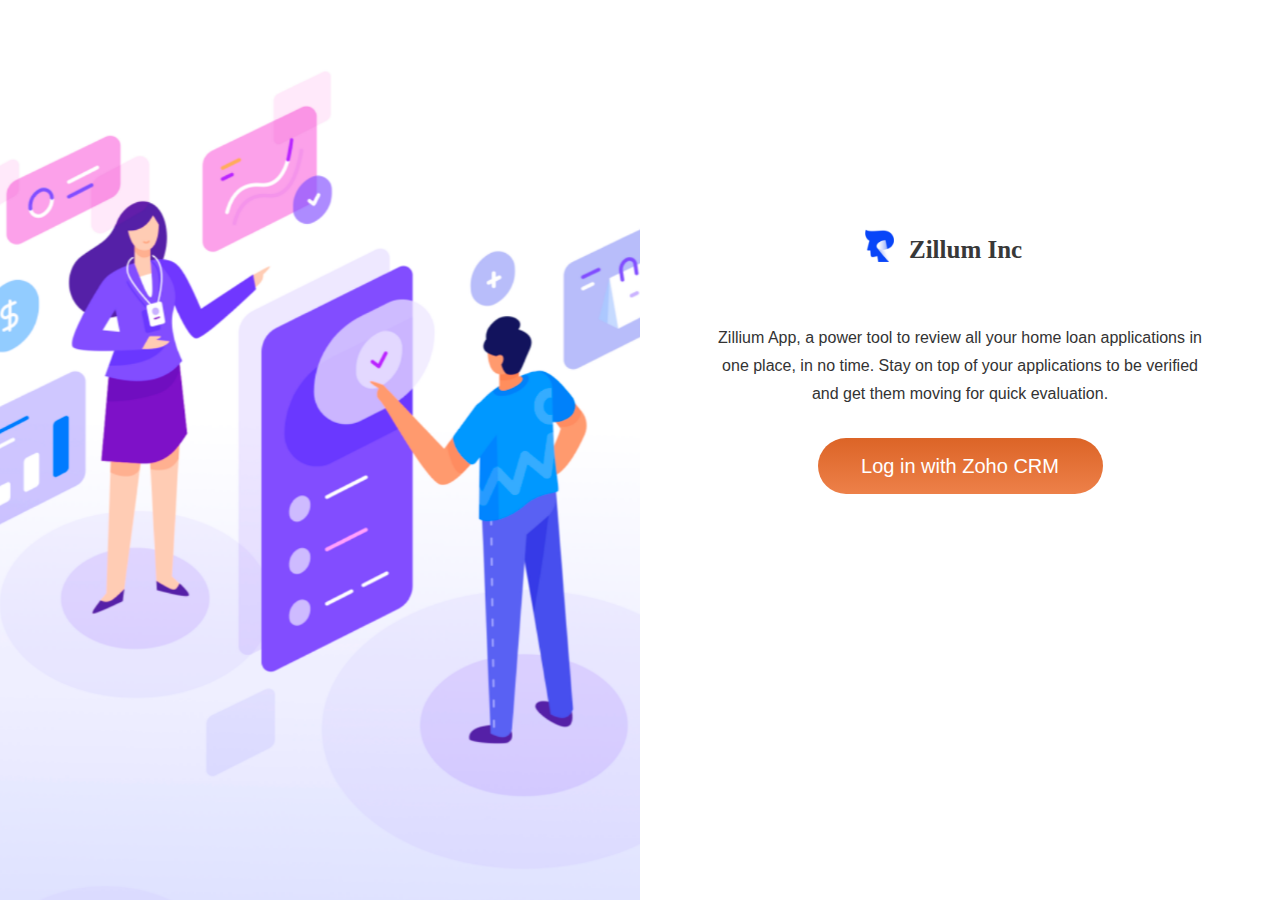
<file: index.html>
<!DOCTYPE html>
<html>
<head>
<meta charset="UTF-8">
<link rel="stylesheet" type="text/css" href="./css/frontpage.css">
<script  src="https://code.jquery.com/jquery-3.3.1.min.js" ></script>
<script type="text/javascript" src="./js/loanprocess.js"></script>
<script src="./js/zcrmsdk.js" ></script>
<style type="text/css">
	body{
		height: 100%;
		width: 100%;
	}
</style>
</head>
<body style="display: none;" id='mainbody'>
	<div id='leftbody'>
		&nbsp;
	</div>
	<div id='rightbody'>
		<div id='maincontent'>
			<div id="company">
				<div id='logoline'>
					<div id='justlogo' ><img src="./images/zillumicon.png" id='logo' /> </div>
					<div id='logotext' class='mt10'>Zillum Inc</div>
				</div>
				<div id='companydesc'>
					Zillium App, a power tool to review all  your home loan applications in one place, in no time. Stay on top of your applications to be verified and get them moving for quick evaluation.
				</div>
			</div>
			<button id='loginbtn' onclick="getName();">Log in with Zoho CRM</button>
		</div>
	</div>
	
</body>
<script type="text/javascript">
	checkLogin(false);
	document.getElementById("leftbody").style.height=window.innerHeight+"px";
	document.getElementById("rightbody").style.height=window.innerHeight+"px";
	document.getElementById("leftbody").style.width=(window.innerWidth/2)+"px";
	document.getElementById("rightbody").style.width=(window.innerWidth/2)+"px";
	document.getElementsByTagName("body")[0].style.display="block";
</script>
</html>
</file>
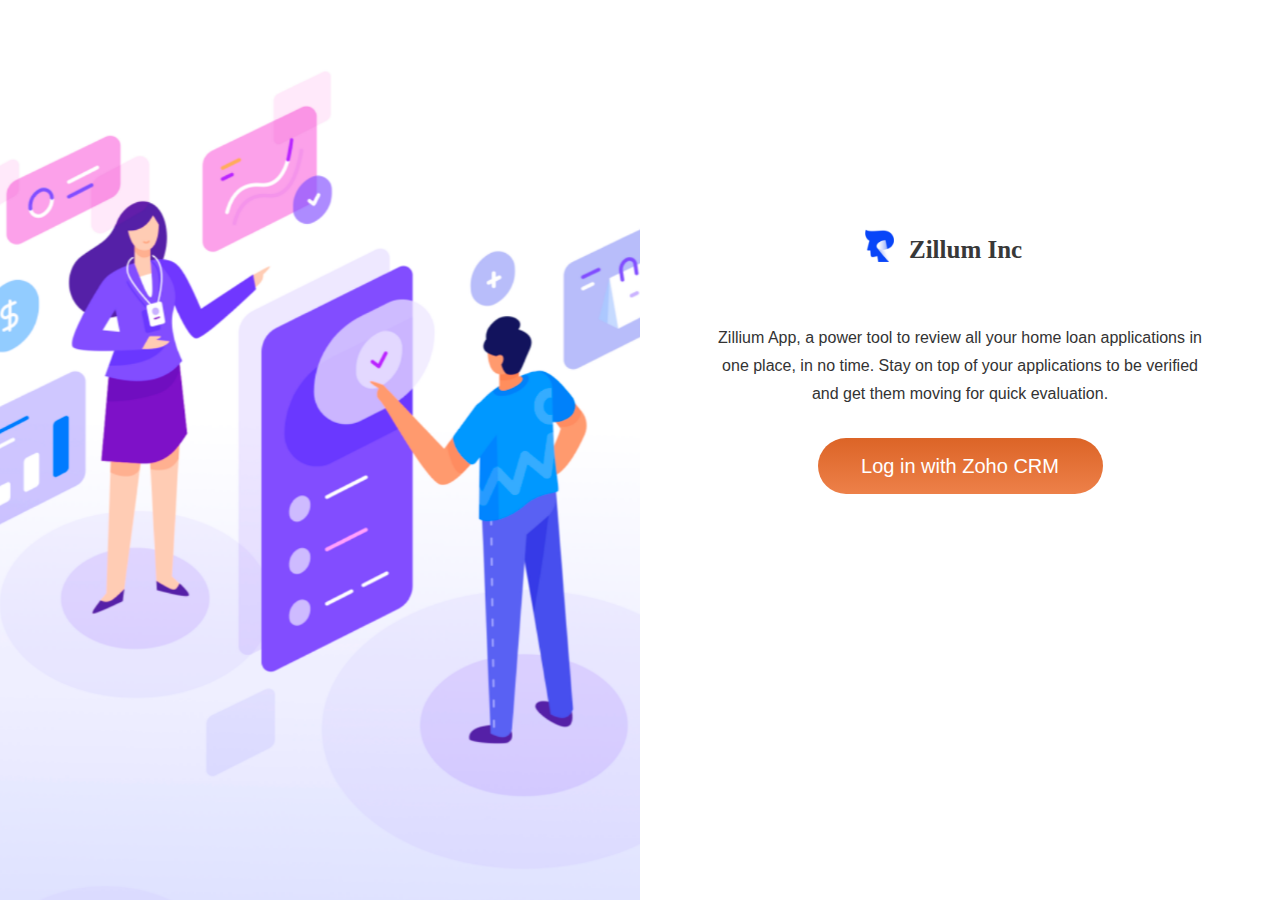
<file: approve.html>
<!DOCTYPE html>
<html>
<head>
<meta charset="UTF-8">
<link rel="stylesheet" href="https://stackpath.bootstrapcdn.com/bootstrap/4.3.1/css/bootstrap.min.css" integrity="sha384-ggOyR0iXCbMQv3Xipma34MD+dH/1fQ784/j6cY/iJTQUOhcWr7x9JvoRxT2MZw1T" crossorigin="anonymous">
<link rel="stylesheet" type="text/css" href="./css/style.css">
<script src="https://code.jquery.com/jquery-3.3.1.slim.min.js" integrity="sha384-q8i/X+965DzO0rT7abK41JStQIAqVgRVzpbzo5smXKp4YfRvH+8abtTE1Pi6jizo" crossorigin="anonymous"></script>
<script src="https://cdnjs.cloudflare.com/ajax/libs/popper.js/1.14.7/umd/popper.min.js" integrity="sha384-UO2eT0CpHqdSJQ6hJty5KVphtPhzWj9WO1clHTMGa3JDZwrnQq4sF86dIHNDz0W1" crossorigin="anonymous"></script>
<script src="https://stackpath.bootstrapcdn.com/bootstrap/4.3.1/js/bootstrap.min.js" integrity="sha384-JjSmVgyd0p3pXB1rRibZUAYoIIy6OrQ6VrjIEaFf/nJGzIxFDsf4x0xIM+B07jRM" crossorigin="anonymous"></script>
<script  src="https://code.jquery.com/jquery-3.3.1.min.js" ></script>
<script type="text/javascript" src="./js/loanprocess.js"></script>
<script src="./js/zcrmsdk.js" ></script>
</head>
<body style="display: none;">
	<div id='maincontainer'>
		<div class="container">
			<div class='row' id='toprow'>
				<div class="col-3 mt11">
					<img src="./images/zillumicon.png" id='logo2'>
					<span id='logotext2'>Zillum Inc</span>
				</div>
				<div class="col-5">&nbsp;</div>
				<div class="col-4 mt14" id='topname'>
					
				</div>
			</div>
		</div>
		<div class="container" id='appleaddata'>
			<div class="row firstrow">
				<div class='col-1'>
					<!-- Icon made by Freepik from www.flaticon.com -->
					<img src="./images/leftarrow.png" class='leftarrow' />
				</div>
				<div class='col-8'>
					<div class='nameholder'>
						<div class='applicantname'>
							Applicant Name
						</div>
						<div class='realname'>
							
						</div>
					</div>
				</div>
				<div class='col-3'>
					<div class='approvalholder'>
						<!-- <div>Icons made by <a href="https://www.flaticon.com/authors/smashicons" title="Smashicons">Smashicons</a> from <a href="https://www.flaticon.com/"         title="Flaticon">www.flaticon.com</a></div> -->
						<img src='./images/locked.png' class='lockicon' />&nbsp;
						<div class='waiting'>Waiting for your approval</div>
					</div>
				</div>
			</div>
		</div>

		<div class="container" id='leaddata2'>
			<div class='row rowheading'>Applicant Details</div>
			<div class='row rowvalue'><span class='fieldname'>Phone</span><span class='fieldvalue' id='rowphone'></span></div>
			<div class='row rowvalue'><span class='fieldname'>Email</span><span class='fieldvalue' id='rowemail'></span></div>
			<div class='row rowvalue'><span class='fieldname'>Street</span><span class='fieldvalue' id='rowstreet'></span></div>
			<div class='row rowvalue'><span class='fieldname'>Region</span><span class='fieldvalue' id='rowregion'></span></div>
		</div>

		<div class="container" id='leaddata3'>
			<div class='row rowheading'>Verification Documents</div>
			<div class='row rowvalue'>
				<span class='fieldname2'>SSN</span>
				<span class='fieldvalue' id='rowssn'>
					<div class="upload-btn-wrapper">
					  <button class="btn">Click here to attach</button>
					  <input type="file" name="myfilessn" id='myfilessn' />
					</div>
				</span>
				<span class='filename fieldvalue' id='filenamessn'></span>
				<span class='spanchk'><input type='checkbox' class='checkbox' id='checkboxssn' /></span>
			</div>
			<div class='row rowvalue'>
				<span class='fieldname2'>Passport</span>
				<span class='fieldvalue' id='rowpassport'>
					<div class="upload-btn-wrapper">
					  <button class="btn">Click here to attach</button>
					  <input type="file" name="myfileppt" id='myfileppt' />
					</div>
				</span>
				<span class='filename fieldvalue' id='filenameppt'></span>
				<span class='spanchk'><input type='checkbox' class='checkbox' id='checkboxppt' /></span>
			</div>
			<div class='row rowvalue'>
				<span class='fieldname2'>Address</span>
				<span class='fieldvalue' id='rowaddress'>
					<div class="upload-btn-wrapper">
					  <button class="btn">Click here to attach</button>
					  <input type="file" name="myfileadd" id='myfileadd' />
					</div>
				</span>
				<span class='filename fieldvalue' id='filenameadd'></span>
				<span class='spanchk'><input type='checkbox' class='checkbox' id='checkboxadd' /></span>
			</div>
		</div>

		<div class="container" id='buttonarea'>
			<button class='rejectbtn' >Reject</button>
			<button class='approvebtn'  >Approve</button>
		</div>

		<div class="container copyright">
			<div class="row">
				<div class='col-12'>&copy; 2019, Zillum Inc. All Rights Reserved.</div>
			</div>
		</div>
	</div>
	<div id='overlay' style='display: none;'></div>
	<div class="cssload-loader" style="display: none;">Approving ...</div>
	<div class="application_approved" style="display: none;">Applicaton Approved</div>
	<div class="application_rejected" style="display: none;">Applicaton Rejected</div>

</body>
<script type="text/javascript">
	checkLogin(true);
	populateIndividualData();
	loadTopBar();
	$("input[type='file']").change(function(){ 
		var uploadedname = this.files[0].name;
		var filename = $(this).attr('name')
		filename = filename.replace('myfile', 'filename')
		var finalname = uploadedname;
		if(finalname.length > 30)
			finalname = finalname.substring(0,22)+" ... "+finalname.substring(finalname.length-6, finalname.length);
		$("#"+filename).html(finalname);
	});
	document.getElementsByTagName("body")[0].style.display="block";
</script>
</html>
</file>
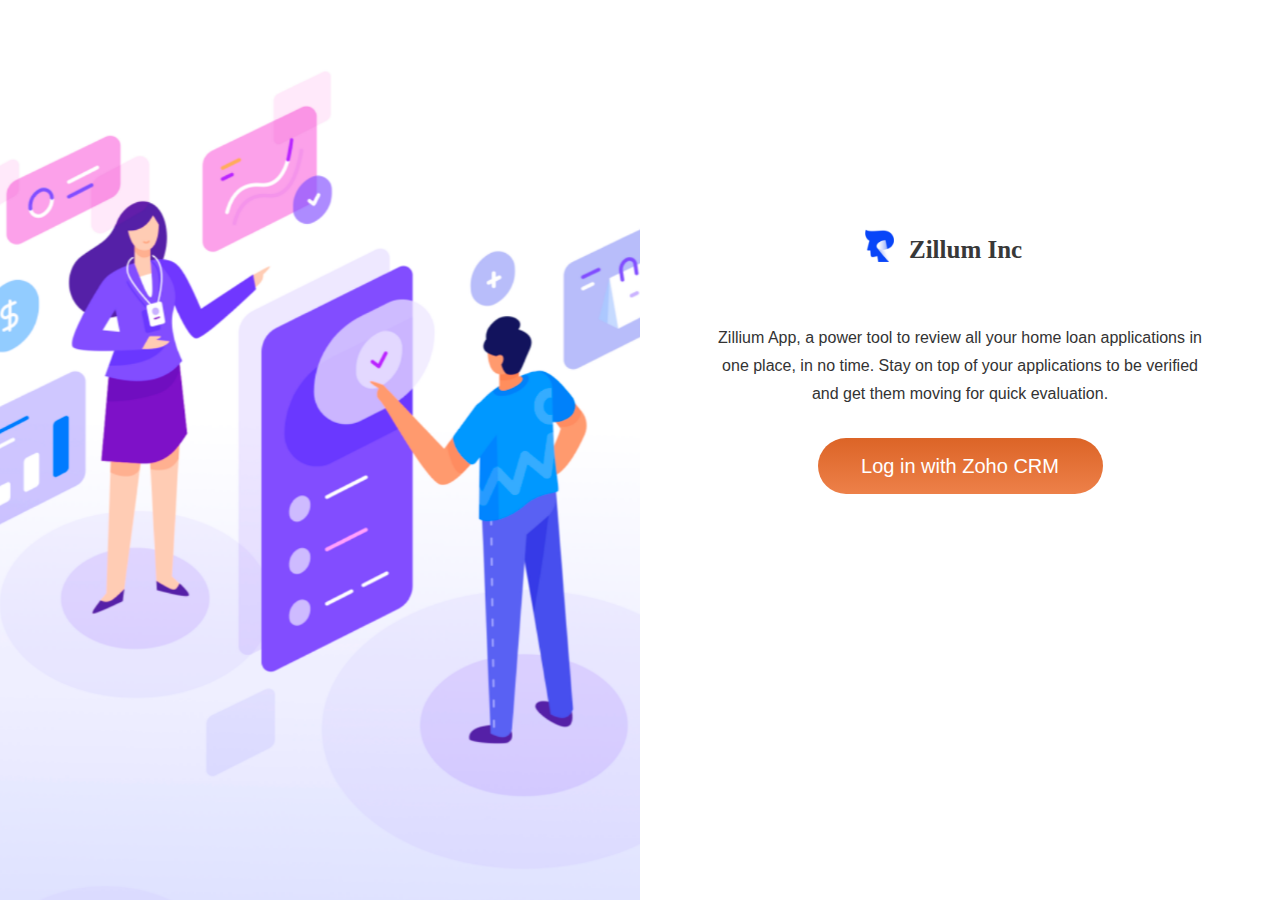
<file: approve2.html>
<!DOCTYPE html>
<html>
<head>
<meta charset="UTF-8">
<link rel="stylesheet" href="https://stackpath.bootstrapcdn.com/bootstrap/4.3.1/css/bootstrap.min.css" integrity="sha384-ggOyR0iXCbMQv3Xipma34MD+dH/1fQ784/j6cY/iJTQUOhcWr7x9JvoRxT2MZw1T" crossorigin="anonymous">
<link rel="stylesheet" type="text/css" href="./css/style2.css">
<script src="https://code.jquery.com/jquery-3.3.1.slim.min.js" integrity="sha384-q8i/X+965DzO0rT7abK41JStQIAqVgRVzpbzo5smXKp4YfRvH+8abtTE1Pi6jizo" crossorigin="anonymous"></script>
<script src="https://cdnjs.cloudflare.com/ajax/libs/popper.js/1.14.7/umd/popper.min.js" integrity="sha384-UO2eT0CpHqdSJQ6hJty5KVphtPhzWj9WO1clHTMGa3JDZwrnQq4sF86dIHNDz0W1" crossorigin="anonymous"></script>
<script src="https://stackpath.bootstrapcdn.com/bootstrap/4.3.1/js/bootstrap.min.js" integrity="sha384-JjSmVgyd0p3pXB1rRibZUAYoIIy6OrQ6VrjIEaFf/nJGzIxFDsf4x0xIM+B07jRM" crossorigin="anonymous"></script>
<script  src="https://code.jquery.com/jquery-3.3.1.min.js" ></script>
<script type="text/javascript" src="./js/loanprocess.js"></script>
<script src="./js/zcrmsdk.js" ></script>
</head>
		<div class="topcontainer">
			<div class='row newbar' id='toprow'>
				<div class="col-3 mt11">
					<div id='logocontainer'>
						<div id='logoimg' ><img src="./images/zillumicon.png" id='logo2' />&nbsp;&nbsp;&nbsp;</div>
						<div id='logotext2'>Zillum Inc</div>
					</div>
				</div>
				<div class="col-5">&nbsp;</div>
				<div class="col-4 mt14" id='topname'>
					
				</div>
			</div>
		</div>
	<div id='maincontainer'>
		<div class="container" id='appleaddata'>
			<div class="row firstrow">
				<div class='col-1'>
					<!-- Icon made by Freepik from www.flaticon.com -->
					<img src="./images/leftarrow.png" class='leftarrow' />
				</div>
				<div class='col-7'>
					<div class='nameholder'>
						<div class='applicantname'>
							Applicant Name
						</div>
						<div class='realname'>
							
						</div>
					</div>
				</div>
				<div class='col-4'>
					<div class='approvalholder'>
						<!-- <div>Icons made by <a href="https://www.flaticon.com/authors/smashicons" title="Smashicons">Smashicons</a> from <a href="https://www.flaticon.com/"         title="Flaticon">www.flaticon.com</a></div> -->
						<img src='./images/locked.png' class='lockicon' />&nbsp;
						<div class='waiting'>Waiting for your approval</div>
					</div>
				</div>
			</div>
		</div>

		<div class="container" id='leaddata2'>
			<div class='row rowheading'>Applicant Details</div>
			<div class='row rowvalue'><span class='fieldname'>Phone</span><span class='fieldvalue' id='rowphone'></span></div>
			<div class='row rowvalue'><span class='fieldname'>Email</span><span class='fieldvalue' id='rowemail'></span></div>
			<div class='row rowvalue'><span class='fieldname'>Street</span><span class='fieldvalue' id='rowstreet'></span></div>
			<div class='row rowvalue'><span class='fieldname'>Region</span><span class='fieldvalue' id='rowregion'></span></div>
		</div>

		<div class="container" id='leaddata3'>
			<div class='row rowheading'>Verification Documents</div>
			<div class='row rowvalue'>
				<span class='fieldname2'>SSN</span>
				<span class='fieldvalue' id='rowssn'>
					<div class="upload-btn-wrapper">
					  <button class="btn">Click here to attach</button>
					  <input type="file" name="myfilessn" id='myfilessn' />
					</div>
				</span>
				<span class='filename fieldvalue' id='filenamessn'></span>
				<span class='spanchk'><input type='checkbox' class='checkbox' id='checkboxssn' /></span>
			</div>
			<div class='row rowvalue'>
				<span class='fieldname2'>Passport</span>
				<span class='fieldvalue' id='rowpassport'>
					<div class="upload-btn-wrapper">
					  <button class="btn">Click here to attach</button>
					  <input type="file" name="myfileppt" id='myfileppt' />
					</div>
				</span>
				<span class='filename fieldvalue' id='filenameppt'></span>
				<span class='spanchk'><input type='checkbox' class='checkbox' id='checkboxppt' /></span>
			</div>
			<div class='row rowvalue'>
				<span class='fieldname2'>Address</span>
				<span class='fieldvalue' id='rowaddress'>
					<div class="upload-btn-wrapper">
					  <button class="btn">Click here to attach</button>
					  <input type="file" name="myfileadd" id='myfileadd' />
					</div>
				</span>
				<span class='filename fieldvalue' id='filenameadd'></span>
				<span class='spanchk'><input type='checkbox' class='checkbox' id='checkboxadd' /></span>
			</div>
		</div>

		<div class="container" id='buttonarea'>
			<button class='rejectbtn' >Reject</button>
			<button class='approvebtn'  >Approve</button>
		</div>

		<div class="container copyright">
			<div class="row">
				<div class='col-12'>&copy; 2019, Zillum Inc. All Rights Reserved.</div>
			</div>
		</div>
	</div>
	<div id='overlay' style='display: none;'></div>
	<div class="cssload-loader" style="display: none;">Approving ...</div>
	<div class="application_approved" style="display: none;">Applicaton Approved</div>
	<div class="application_rejected" style="display: none;">Applicaton Rejected</div>

</body>
<script type="text/javascript">
	checkLogin(true);
	populateIndividualData();
	loadTopBar();
	$("input[type='file']").change(function(){ 
		var uploadedname = this.files[0].name;
		var filename = $(this).attr('name')
		filename = filename.replace('myfile', 'filename')
		var finalname = uploadedname;
		if(finalname.length > 30)
			finalname = finalname.substring(0,22)+" ... "+finalname.substring(finalname.length-6, finalname.length);
		$("#"+filename).html(finalname);
	});
	document.getElementsByTagName("body")[0].style.display="block";
</script>
</html>
</file>
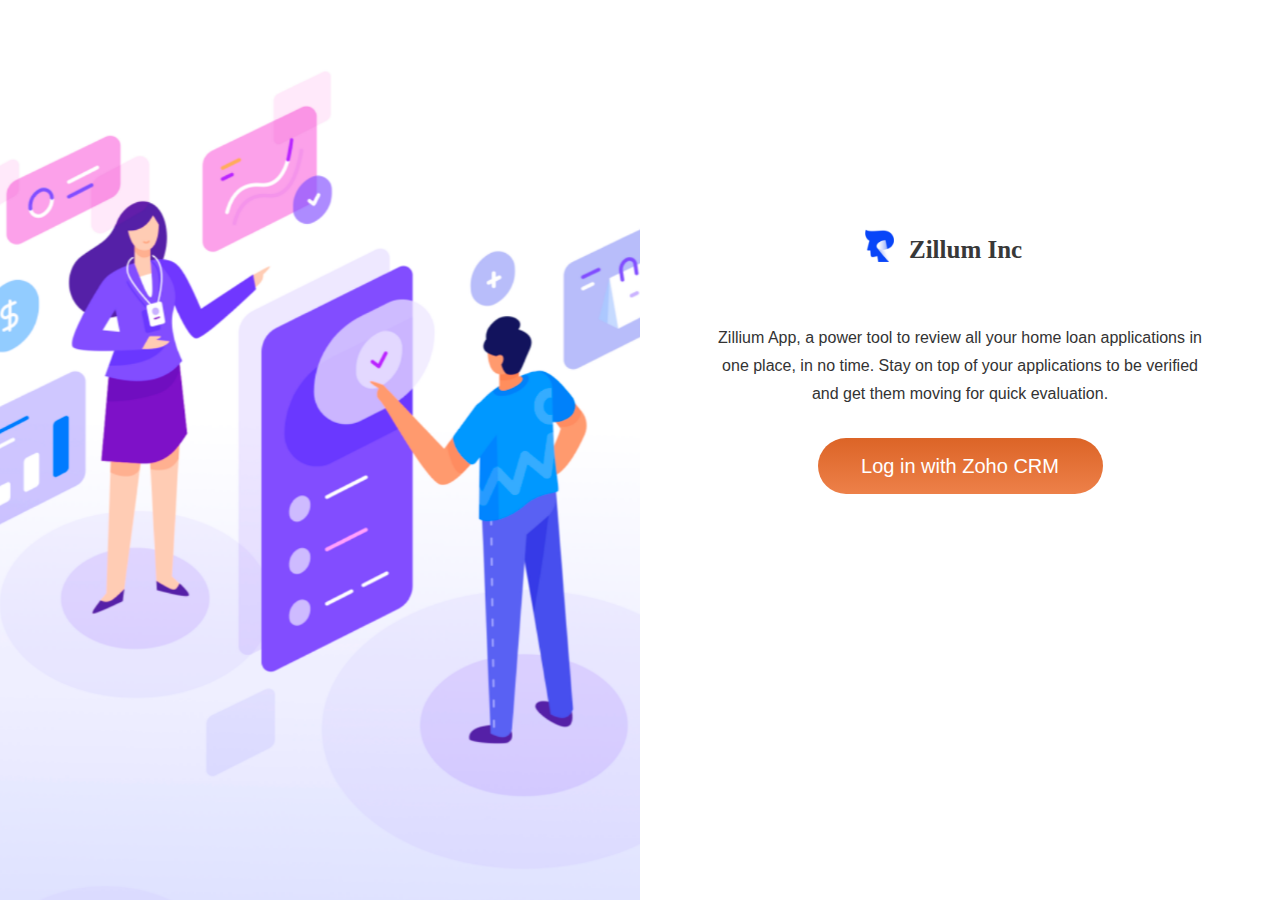
<file: home.html>
<!DOCTYPE html>
<html>
<head>
<meta charset="UTF-8">
<link rel="stylesheet" href="https://stackpath.bootstrapcdn.com/bootstrap/4.3.1/css/bootstrap.min.css" integrity="sha384-ggOyR0iXCbMQv3Xipma34MD+dH/1fQ784/j6cY/iJTQUOhcWr7x9JvoRxT2MZw1T" crossorigin="anonymous">
<link rel="stylesheet" type="text/css" href="./css/style.css">
<script src="https://code.jquery.com/jquery-3.3.1.slim.min.js" integrity="sha384-q8i/X+965DzO0rT7abK41JStQIAqVgRVzpbzo5smXKp4YfRvH+8abtTE1Pi6jizo" crossorigin="anonymous"></script>
<script src="https://cdnjs.cloudflare.com/ajax/libs/popper.js/1.14.7/umd/popper.min.js" integrity="sha384-UO2eT0CpHqdSJQ6hJty5KVphtPhzWj9WO1clHTMGa3JDZwrnQq4sF86dIHNDz0W1" crossorigin="anonymous"></script>
<script src="https://stackpath.bootstrapcdn.com/bootstrap/4.3.1/js/bootstrap.min.js" integrity="sha384-JjSmVgyd0p3pXB1rRibZUAYoIIy6OrQ6VrjIEaFf/nJGzIxFDsf4x0xIM+B07jRM" crossorigin="anonymous"></script>
<script  src="https://code.jquery.com/jquery-3.3.1.min.js" ></script>
<script type="text/javascript" src="./js/loanprocess.js"></script>
<script src="./js/zcrmsdk.js" ></script>
<title>Zillum Loan Application Portal</title>
</head>
<body style="display: none;">
	<div id='maincontainer'>
		<div class="container">
			<div class='row' id='toprow'>
				<div class="col-3 mt11">
					<img src="./images/zillumicon.png" id='logo2'>
					<span id='logotext2'>Zillum Inc</span>
				</div>
				<div class="col-5">&nbsp;</div>
				<div class="col-4 mt14" id='topname'>
					
				</div>
			</div>
		</div>
		<div class="container">
			<div class='row'>
				<div class='col-3'>
				</div>
				<div class='col-1'>
				</div>
				<div class='col-4'>
						<div class='menuholder'>
							<div class='menutab menuselected'>Home</div>
							<div class='menutab'>Applications</div>
						</div>
				</div>
				<div class='col-4'>

				</div>
			</div>
		</div>
		<div class='container'>
			<div class='row'>
				<div class='col-6'>
					<img src='./images/pie.jpg' height="262px" width="480px" />
				</div>
				<div class='col-6'>
					<img src='./images/compare.jpg' height="262px" width="460px" />
				</div>
			</div>
			<div class='row barrow'>
				<div class='col-12'>
					<img src='./images/bar.jpg' height="316px" width="960px" />
				</div>
			</div>
		</div>
		<div class="container copyright">
			<div class="row">
				<div class='col-12'>&copy; 2019, Zillum Inc. All Rights Reserved.</div>
			</div>
		</div>
	</div>
</body>
<script type="text/javascript">
	checkLogin(true);
	document.getElementsByTagName("body")[0].style.display="block";
	loadTopBar();
	$(".menutab").click(function(){
		var menu = $(this).html();
		var link = "";
		if(menu == 'Home')
			link = "/home.html";
		else 
			link = "/view.html";
		window.location = getBaseURL()+link
	});
</script>
</html>
</file>
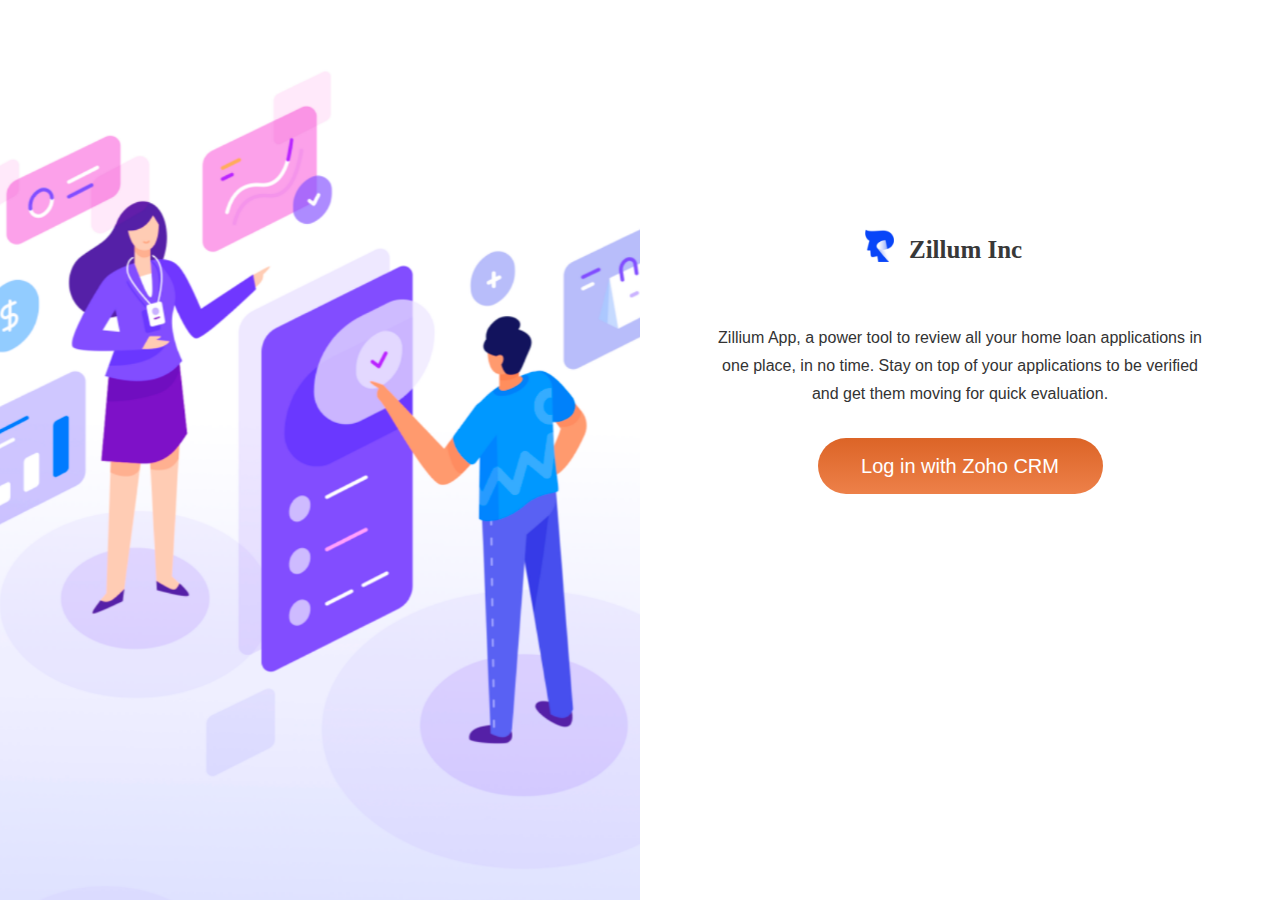
<file: home2.html>
<!DOCTYPE html>
<html>
<head>
<meta charset="UTF-8">
<link rel="stylesheet" href="https://stackpath.bootstrapcdn.com/bootstrap/4.3.1/css/bootstrap.min.css" integrity="sha384-ggOyR0iXCbMQv3Xipma34MD+dH/1fQ784/j6cY/iJTQUOhcWr7x9JvoRxT2MZw1T" crossorigin="anonymous">
<link rel="stylesheet" type="text/css" href="./css/style2.css">
<script src="https://code.jquery.com/jquery-3.3.1.slim.min.js" integrity="sha384-q8i/X+965DzO0rT7abK41JStQIAqVgRVzpbzo5smXKp4YfRvH+8abtTE1Pi6jizo" crossorigin="anonymous"></script>
<script src="https://cdnjs.cloudflare.com/ajax/libs/popper.js/1.14.7/umd/popper.min.js" integrity="sha384-UO2eT0CpHqdSJQ6hJty5KVphtPhzWj9WO1clHTMGa3JDZwrnQq4sF86dIHNDz0W1" crossorigin="anonymous"></script>
<script src="https://stackpath.bootstrapcdn.com/bootstrap/4.3.1/js/bootstrap.min.js" integrity="sha384-JjSmVgyd0p3pXB1rRibZUAYoIIy6OrQ6VrjIEaFf/nJGzIxFDsf4x0xIM+B07jRM" crossorigin="anonymous"></script>
<script  src="https://code.jquery.com/jquery-3.3.1.min.js" ></script>
<script type="text/javascript" src="./js/loanprocess.js"></script>
<script src="./js/zcrmsdk.js" ></script>
<title>Zillum Loan Application Portal</title>
</head>
<body style="display: none;">
		<div class="topcontainer">
			<div class='row newbar' id='toprow'>
				<div class="col-3 mt11">
					<div id='logocontainer'>
						<div id='logoimg' ><img src="./images/zillumicon.png" id='logo2' />&nbsp;&nbsp;&nbsp;</div>
						<div id='logotext2'>Zillum Inc</div>
					</div>
				</div>
				<div class="col-5">&nbsp;</div>
				<div class="col-4 mt14" id='topname'>
					
				</div>
			</div>
		</div>
	<div id='maincontainer'>
		<div class="container">
			<div class='row'>
				<div class='col-3'>
				</div>
				<div class='col-1'>
				</div>
				<div class='col-4'>
						<div class='menuholder'>
							<div class='menutab menuselected'>Home</div>
							<div class='menutab'>Applications</div>
						</div>
				</div>
				<div class='col-4'>

				</div>
			</div>
		</div>
		<div class='container'>
			<div class='row'>
				<div class='col-6'>
					<img src='./images/pie.jpg' height="262px" width="480px" />
				</div>
				<div class='col-6'>
					<img src='./images/compare.jpg' height="262px" width="460px" />
				</div>
			</div>
			<div class='row barrow'>
				<div class='col-12'>
					<img src='./images/bar.jpg' height="316px" width="960px" />
				</div>
			</div>
		</div>
		<div class="container copyright">
			<div class="row">
				<div class='col-12'>&copy; 2019, Zillum Inc. All Rights Reserved.</div>
			</div>
		</div>
	</div>
</body>
<script type="text/javascript">
	checkLogin(true);
	document.getElementsByTagName("body")[0].style.display="block";
	loadTopBar();
	$(".menutab").click(function(){
		var menu = $(this).html();
		var link = "";
		if(menu == 'Home')
			link = "/home2.html";
		else 
			link = "/view2.html";
		window.location = getBaseURL()+link
	});
</script>
</html>
</file>
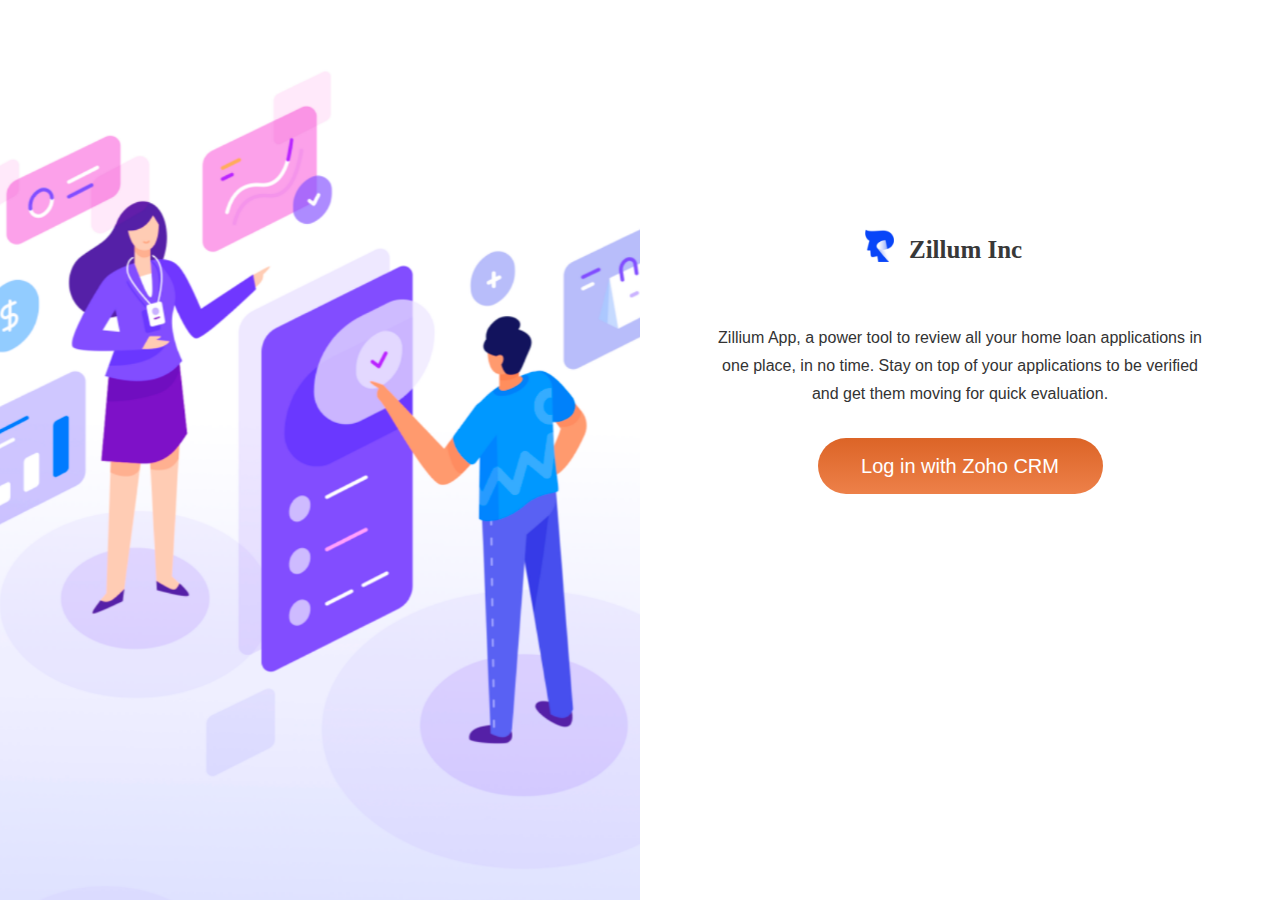
<file: view.html>
<!DOCTYPE html>
<html>
<head>
<meta charset="UTF-8">
<link rel="stylesheet" href="https://stackpath.bootstrapcdn.com/bootstrap/4.3.1/css/bootstrap.min.css" integrity="sha384-ggOyR0iXCbMQv3Xipma34MD+dH/1fQ784/j6cY/iJTQUOhcWr7x9JvoRxT2MZw1T" crossorigin="anonymous">
<link rel="stylesheet" type="text/css" href="./css/style.css">
<script src="https://code.jquery.com/jquery-3.3.1.slim.min.js" integrity="sha384-q8i/X+965DzO0rT7abK41JStQIAqVgRVzpbzo5smXKp4YfRvH+8abtTE1Pi6jizo" crossorigin="anonymous"></script>
<script src="https://cdnjs.cloudflare.com/ajax/libs/popper.js/1.14.7/umd/popper.min.js" integrity="sha384-UO2eT0CpHqdSJQ6hJty5KVphtPhzWj9WO1clHTMGa3JDZwrnQq4sF86dIHNDz0W1" crossorigin="anonymous"></script>
<script src="https://stackpath.bootstrapcdn.com/bootstrap/4.3.1/js/bootstrap.min.js" integrity="sha384-JjSmVgyd0p3pXB1rRibZUAYoIIy6OrQ6VrjIEaFf/nJGzIxFDsf4x0xIM+B07jRM" crossorigin="anonymous"></script>
<script  src="https://code.jquery.com/jquery-3.3.1.min.js" ></script>
<script type="text/javascript" src="./js/loanprocess.js"></script>
<script src="./js/zcrmsdk.js" ></script>
<title>Zillum Loan Application Portal</title>
</head>
<body style="display: none;">
	<div id='maincontainer'>
		<div class="container">
			<div class='row' id='toprow'>
				<div class="col-3 mt11">
					<img src="./images/zillumicon.png" id='logo2'>
					<span id='logotext2'>Zillum Inc</span>
				</div>
				<div class="col-5">&nbsp;</div>
				<div class="col-4 mt14" id='topname'>
					
				</div>
			</div>
		</div>
		<div class="container">
			<!--div class="row">
				<select class='select-style' onchange="typeChange();" id='approvaltype'>
					<option value='false'>Pending</option>
					<option value='true'>Approved</option>
					<option value='both'>All</option>
				</select>
			</div-->
			<div class='row'>
				<div class='col-3'>
					<div class='filteroption'>
						<span id='currentoption'>Pending Applications</span><span id='icon' >&nbsp; &nbsp;<img src='./images/downarrow.png' class='downarrow'/></span>
					</div>
					<div class="options">
						<div class="arrow-up">
							
						</div>
						<div class='availableoptions'>
							<div class='optionone'>All Applications</div>
							<div class='optionone'>Pending Applications</div>
							<div class='optionone'>Rejected Applications</div>
							<div class='optionone'>Approved Applications</div>
						</div>
					</div>
				</div>
				<div class='col-1'>

				</div>
				<div class='col-4'>
						<div class='menuholder'>
							<div class='menutab'>Home</div>
							<div class='menutab menuselected'>Applications</div>
						</div>
				</div>
				<div class='col-4'>

				</div>
			</div>
		</div>
		<div class='container tablecontainer'>
			<div class="row">
				<div class="col-2 tbheader">Applicant Name</div>
				<div class="col-2 tbheader">Phone</div>
				<div class="col-3 tbheader">Email</div>
				<div class="col-2 tbheader">Street</div>
				<div class="col-2 tbheader">Region</div>
				<div class="col-1 tbheader">Status</div>
			</div>
		</div>
		<div class="container tablecontainer mt1" id='leaddata'>
			<!--div class="row">
				<div class="col-2">col1</div>
				<div class="col-2">col1</div>
				<div class="col-2">col1</div>
				<div class="col-2">col1</div>
				<div class="col-2">col1</div>
				<div class="col-2">col1</div>
			</div-->
		</div>
		<div class="container navigation">
			<div class='row'>
				<div class='col-12'>
					<div class='rangediv mt5'> 
						<span class="prevspan"><img src='./images/prev.png' class='previcon' /></span>
						<span class='rangespan'>
							<span class='fromrec'>1</span>&nbsp;<span class='tocolor'>to</span>&nbsp;<span class='torec'>10</span> 
						</span>
						<span class="nextspan"><img src='./images/next.png' class='nexticon' /></span>
					</div>
					<div class='selectdiv'>
						<select class="custom-select" onchange="perpagechange();" style="width: 200px; height: 36px;">
							<option value="10">10 records per page</option>
							<option value="15">15 records per page</option>
							<option value="20">20 records per page</option>
							<option value="30">30 records per page</option>
							<option value="50">50 records per page</option>
							<option value="100">100 records per page</option>
						</select>
					</div>
				</div>
			</div>
		</div>
		<div class="container copyright">
			<div class="row">
				<div class='col-12'>&copy; 2019, Zillum Inc. All Rights Reserved.</div>
			</div>
		</div>
	</div>
</body>
<script type="text/javascript">
	checkLogin(true);
	document.getElementsByTagName("body")[0].style.display="block";
	//document.getElementsByClassName("options")[0].style.left = ((window.innerWidth-1000)/2+65)+"px"
	document.getElementsByClassName('options')[0].style.display = 'none'
	populateData();
	hoverFunction();
	$("body").click(function(){
		$(".options").hide();
	});
	$(".filteroption").click(function(event){
		toggle();
		event.stopPropagation();
	});
	$(".optionone").click(function(){
		var type = $(this).html();
		location.href = getBaseURL()+"/view.html?type="+type+"&per_page="+$(".custom-select").val();
	})
	$(".menutab").click(function(){
		var menu = $(this).html();
		var link = "";
		if(menu == 'Home')
			link = "/home.html";
		else 
			link = "/view.html";
		window.location = getBaseURL()+link
	});
</script>
</html>
</file>
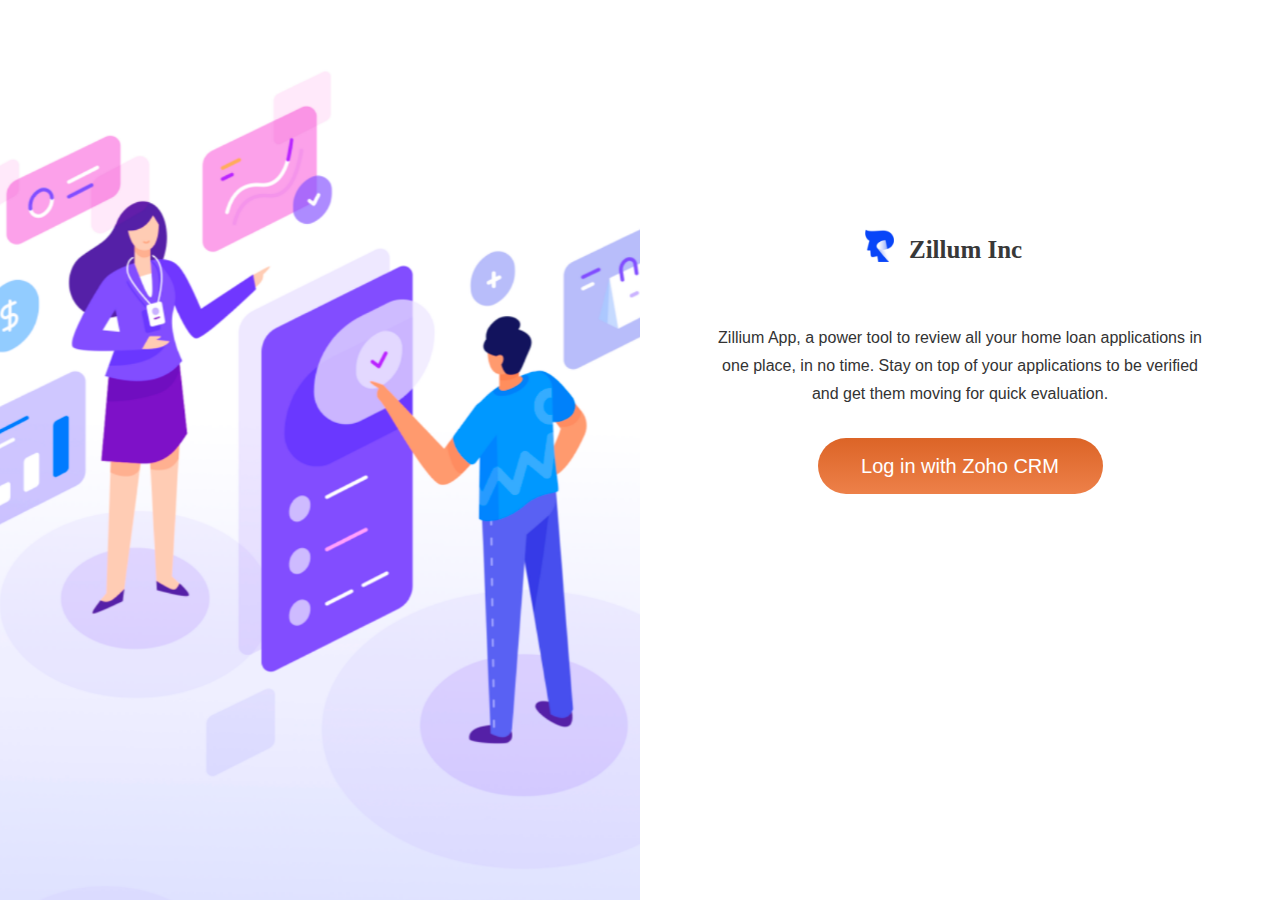
<file: view2.html>
<!DOCTYPE html>
<html>
<head>
<meta charset="UTF-8">
<link rel="stylesheet" href="https://stackpath.bootstrapcdn.com/bootstrap/4.3.1/css/bootstrap.min.css" integrity="sha384-ggOyR0iXCbMQv3Xipma34MD+dH/1fQ784/j6cY/iJTQUOhcWr7x9JvoRxT2MZw1T" crossorigin="anonymous">
<link rel="stylesheet" type="text/css" href="./css/style2.css">
<script src="https://code.jquery.com/jquery-3.3.1.slim.min.js" integrity="sha384-q8i/X+965DzO0rT7abK41JStQIAqVgRVzpbzo5smXKp4YfRvH+8abtTE1Pi6jizo" crossorigin="anonymous"></script>
<script src="https://cdnjs.cloudflare.com/ajax/libs/popper.js/1.14.7/umd/popper.min.js" integrity="sha384-UO2eT0CpHqdSJQ6hJty5KVphtPhzWj9WO1clHTMGa3JDZwrnQq4sF86dIHNDz0W1" crossorigin="anonymous"></script>
<script src="https://stackpath.bootstrapcdn.com/bootstrap/4.3.1/js/bootstrap.min.js" integrity="sha384-JjSmVgyd0p3pXB1rRibZUAYoIIy6OrQ6VrjIEaFf/nJGzIxFDsf4x0xIM+B07jRM" crossorigin="anonymous"></script>
<script  src="https://code.jquery.com/jquery-3.3.1.min.js" ></script>
<script type="text/javascript" src="./js/loanprocess.js"></script>
<script src="./js/zcrmsdk.js" ></script>
<title>Zillum Loan Application Portal</title>
</head>
<body style="display: none;">
		<div class="topcontainer">
			<div class='row newbar' id='toprow'>
				<div class="col-3 mt11">
					<div id='logocontainer'>
						<div id='logoimg' ><img src="./images/zillumicon.png" id='logo2' />&nbsp;&nbsp;&nbsp;</div>
						<div id='logotext2'>Zillum Inc</div>
					</div>
				</div>
				<div class="col-5">&nbsp;</div>
				<div class="col-4 mt14" id='topname'>
					
				</div>
			</div>
		</div>
	<div id='maincontainer'>
		<div class="container">
			<div class='row'>
				<div class='col-3'>
					<div class='filteroption'>
						<span id='currentoption'>Pending Applications</span><span id='icon' >&nbsp; &nbsp;<img src='./images/whitedownarrow.png' class='downarrow'/></span>
					</div>
					<div class="options">
						<div class="arrow-up">
							
						</div>
						<div class='availableoptions'>
							<div class='optionone'>All Applications</div>
							<div class='optionone'>Pending Applications</div>
							<div class='optionone'>Rejected Applications</div>
							<div class='optionone'>Approved Applications</div>
						</div>
					</div>
				</div>
				<div class='col-1'>

				</div>
				<div class='col-4'>
						<div class='menuholder'>
							<div class='menutab'>Home</div>
							<div class='menutab menuselected'>Applications</div>
						</div>
				</div>
				<div class='col-4'>

				</div>
			</div>
		</div>
		<table class="tablecontainer2">
			<thead>
				<tr>
					<th class="name"><h1>Applicant Name</h1></th>
					<th class='phone'><h1>Phone</h1></th>
					<th class='email'><h1>Email</h1></th>
					<th class="street"><h1>Street</h1></th>
					<th class="region"><h1>Region</h1></th>
					<th><h1>Status</h1></th>
				</tr>
			</thead>
			<tbody class='newtbody'>

			</tbody>
		</table>
		<div class="container navigation">
			<div class='row'>
				<div class='col-12'>
					<div class='rangediv mt5'> 
						<span class="prevspan"><img src='./images/prev.png' class='previcon' /></span>
						<span class='rangespan'>
							<span class='fromrec'>1</span>&nbsp;<span class='tocolor'>to</span>&nbsp;<span class='torec'>10</span> 
						</span>
						<span class="nextspan"><img src='./images/next.png' class='nexticon' /></span>
					</div>
					<div class='selectdiv'>
						<select class="custom-select" onchange="perpagechange();" style="width: 200px; height: 36px;">
							<option value="10">10 records per page</option>
							<option value="15">15 records per page</option>
							<option value="20">20 records per page</option>
							<option value="30">30 records per page</option>
							<option value="50">50 records per page</option>
							<option value="100">100 records per page</option>
						</select>
					</div>
				</div>
			</div>
		</div>
		<div class="container copyright">
			<div class="row">
				<div class='col-12'>&copy; 2019, Zillum Inc. All Rights Reserved.</div>
			</div>
		</div>
	</div>
</body>
<script type="text/javascript">
	checkLogin(true);
	document.getElementsByTagName("body")[0].style.display="block";
	//document.getElementsByClassName("options")[0].style.left = ((window.innerWidth-1000)/2+65)+"px"
	document.getElementsByClassName('options')[0].style.display = 'none'
	populateData();
	hoverFunction();
	$("body").click(function(){
		$(".options").hide();
	});
	$(".filteroption").click(function(event){
		toggle();
		event.stopPropagation();
	});
	$(".optionone").click(function(){
		var type = $(this).html();
		location.href = getBaseURL()+"/view2.html?type="+type+"&per_page="+$(".custom-select").val();
	})
	$(".menutab").click(function(){
		var menu = $(this).html();
		var link = "";
		if(menu == 'Home')
			link = "/home2.html";
		else 
			link = "/view2.html";
		window.location = getBaseURL()+link
	});
</script>
</html>
</file>
<file: css/frontpage.css>
body{
	font-family: "Helvetica Neue", Helvetica, Arial, sans-serif;;
}

#mainbody{
	height: 100%;
	width: 100%;
	margin: 0px auto;
}

#leftbody{
	display: block;
	position: relative;
	float: left;
	width: 61.6%;
	/*width: 849px;
	height: 900px;*/
	background-image: url("../images/bg.png");
	background-position: center; 
  	background-repeat: no-repeat;
  	background-size: cover;
}

#rightbody{
	display: block;
	position: relative;
	float: right;
	width: 38.4%;
	/*width: 529px;
	min-height: 900px;*/
}

#maincontent{
	width: 497px;
	text-align: center;;
	margin: 35% auto;
}

#logo{
	width: 29px;
	height: 33px;
}

#logotext{
	text-align: left;
	font-weight: Bold;
	font-size: 25px;
	font-family : Merriweather;
	letter-spacing: 0;
	color: #383838;
	opacity: 1;
}

#companydesc{
	margin-top: 60px;
	text-align: center;
	font-weight: Medium ;
	font-size: 16px;
	/*font-family : Proxima Nova;*/
	letter-spacing: 0;
	color: #333333;
	line-height: 28px;
	opacity: 1;
}


#loginbtn{
	width: 285px;
	height: 56px;
	background: transparent linear-gradient(360deg, #ED8049 0%, #DC6427 100%) 0% 0% no-repeat padding-box;
	border-radius: 40px;
	opacity: 1;
	font: Medium 20px/35px Proxima Nova;
	letter-spacing: 0;
	color: #FFFFFF;
	opacity: 1;
	font-size: 20px;
	margin-top: 30px;
	cursor: pointer;
	border: 0px;
}

#loginbtn:hover{
	background: transparent linear-gradient(180deg, #ED8049 0%, #DC6427 100%) 0% 0% no-repeat padding-box;
}

#logoline{
	height: 40px;
	width: 200px;
	margin: 0px auto;
}

#justlogo, #logotext{
	display: block;
	position: relative;
	float: left;
	padding: 5px;
}

.mt10{
	margin-top: 7px;
	margin-left: 5px;
}
</file>
<file: css/style.css>
#mainbody{
	background-color: white;
	height: 100%;
	width: 100%;
	margin: 0px auto;
}

#leftbody{
	display: block;
	position: relative;
	float: left;
	width: 61.6%;
	/*width: 849px;
	height: 900px;*/
	background-image: url("../images/bg.png");
	background-position: center; 
  	background-repeat: no-repeat;
  	background-size: cover;
}

#rightbody{
	display: block;
	position: relative;
	float: right;
	width: 38.4%;
	/*width: 529px;
	min-height: 900px;*/
}

#maincontent{
	width: 497px;
	text-align: center;;
	margin: 35% auto;
}

#logo{
	width: 29px;
	height: 33px;
}

#logotext{
	text-align: left;
	font: Bold 18px/35px Merriweather;
	letter-spacing: 0;
	color: #383838;
	opacity: 1;
}

#companydesc{
	margin-top: 60px;
	text-align: center;
	font: Medium 16px/28px Proxima Nova;
	letter-spacing: 0;
	color: #333333;
	line-height: 28px;
	opacity: 1;
}


#loginbtn{
	width: 285px;
	height: 56px;
	background: transparent linear-gradient(360deg, #ED8049 0%, #DC6427 100%) 0% 0% no-repeat padding-box;
	border-radius: 40px;
	opacity: 1;
	font: Medium 20px/35px Proxima Nova;
	letter-spacing: 0;
	color: #FFFFFF;
	opacity: 1;
	font-size: 20px;
	margin-top: 30px;
	cursor: pointer;
}


/** view.html page **/
#maincontainer{
	background: #EBF3FF 0% 0% no-repeat padding-box;
	box-shadow: 0px 1px 18px #40404048;
	opacity: 1;
	width: 1000px;
	margin: 5px auto;
	padding-bottom: 20px;
}

#toprow{
	background-color: white;
	/*padding: 18px 20px 22px 20px;*/
	height: 57px;
}

#logo2{
	width: 20px;
	height: 22.7px;
}

#logotext2{
	text-align: left;
	font-size: 15px ;
	font-weight: bold;
	font-family : Merriweather;
	letter-spacing: 0;
	color: #1647D6;
	opacity: 1;
}

#topname{
	text-align: right;
	vertical-align: middle;

}

#tophello{
	text-align: left;
	font-size: 15px;
	font-family:  Proxima Nova;
	letter-spacing: 0;
	color: #383838;
}

#topnamefull{
	text-align: left;
	letter-spacing: 0;
	color: #383838;
	font-weight: bold;
	font-size: 17px;
	font-family: Proxima Nova;
}

.profileimage{
	height: 30px;
	width: 30px;
	border-radius: 15px;
}

.mt11{
	margin-top: 11px;
}
.mt14{
	margin-top: 14px;
}

#profileimg{
	width: 30px;
	height: 30px;
	background: transparent url('img/Ellipse 7.png') 0% 0% no-repeat padding-box;
	opacity: 1;
}

.filteroption{
	cursor: pointer;
	margin-top: 20px;
	margin-left: 20px;
	width: 210px;
	height: 44px;
	/*background: #FFFFFF 0% 0% no-repeat padding-box;*/
	border-radius: 2px;
	opacity: 1;
	text-align: center;
	padding-top: 11px;
	font-weight: 500 ;
	font-size: 15px; 
	font-family: Proxima Nova;
	letter-spacing: 0;
	color: #40403E;
	opacity: 1;
}

#currentoption{
	border-bottom: 1px solid Black;
	padding-bottom: 4px;
}

.downarrow{
	width: 10px;
	height: 6px;
}

/**box**/
#icon{
	float:right; 
	margin-right: 20px;
	text-align: left;
}

.options{
	display: none;
	/*position: absolute;
	top: 80px;
	left: -146px;*/
	position: absolute;
	top: 66px;
	left: 55px;
	z-index: 100;
}

.availableoptions{
	display: block;
	position: relative;
	width: 180px;
	height: 155px;
	background: #FFFFFF 0% 0% no-repeat padding-box;
	box-shadow: 0px 1px 11px #00000029;
	opacity: 1;
	padding: 10px;
}

.optionone{
	cursor: pointer;
	padding: 8px 12px;
	height: 33px;
	text-align: left;
	font-size: 14px;
	font-family: Proxima Nova;
	letter-spacing: 0;
	color: #222222;
	opacity: 1;
}

.selected{
	background: #F2F2F2 0% 0% no-repeat padding-box;
}

.arrow-up {
  width: 0; 
  height: 0; 
  border-left: 7px solid transparent;
  border-right: 7px solid transparent;
  border-bottom: 7px solid white;
  margin-left: 157px;
}

.menuholder{
	width: 214px;
	height: 38px;
	margin: 20px auto;
}

.menutab{
	height: 38px;
	width: 107px;
	display: block;
	float: left;
	background: #FFFFFF 0% 0% no-repeat padding-box;
	border-radius: 2px;
	opacity: 1;
	text-align: center;
	font-weight: Medium;
	font-size:  15px;
	font-family:  Proxima Nova;
	letter-spacing: 0;
	color: #555555;
	opacity: 1;
	padding-top: 8px;
	cursor: pointer;
}
.namediv{
	border: 1px solid #d1d1d1;
	border-radius: 15px;
	padding: 7px 3px 10px 9px;
}

.svgout{
	fill: #b5b3b3;
}

.logout{
	cursor: pointer;
}

.logouticon:hover svg path{
	fill: black;
}

.menuselected{
	background: #5F67FB 0% 0% no-repeat padding-box;
	border-radius: 2px;
	color: #FFFFFF;
}

.barrow{
	margin-top: 20px;
}
/**box**/

.indrow:hover{
	background: #F9FAFC 0% 0% no-repeat padding-box;
	border: border: 1px solid #ccc; 
	opacity: 1;
}

.tablecontainer{
	width: 960px;
	/*margin-top: 22px;*/
	background: #FFFFFF 0% 0% no-repeat padding-box;
	box-shadow: 0px 2px 4px #00000017;
	opacity: 1;
}

.tablecontainer .row .col-2,.tablecontainer .row .col-3,.tablecontainer .row .col-1{
	margin: 10px 0px;
}
.tbheader{
	text-align: left;
	font-weight: Bold ;
	font-size: 15px; 
	font-family:  Proxima Nova;
	letter-spacing: 0;
	color: #696D7B;
	opacity: 1;
}

.mt1{
	margin-top: 1px;
}

.tablecontent{
	text-align: left;
	font-weight: lighter;
	font-size: 15px;
	font-family: Proxima Nova;
	letter-spacing: 0;
	color: #222222;
	opacity: 1;
}

.navigation{
	margin-top: 20px;
}

.selectdiv, .rangediv{
	display: none;
	position: relative;
	float: right;
	margin-right: 20px;
}

.mt5{
	margin-top: 5px;
}

.previcon, .nexticon{
	height: 19px;
	width: 19px;
}

.opacity50{
	opacity: .5;
}

.rangespan{
	font-weight: Medium;
	font-size: 16px;
	font-weight: Proxima Nova;
	letter-spacing: 0;
	color: #222222;
	opacity: 1;
}

.tocolor{
	color: #969696;
}

.copyright{
	margin-top: 70px;
	padding-bottom: 20px;
	text-align: center;
	font-weight: Regular 
	font-size: 14px;
	font-family: Proxima Nova;
	letter-spacing: 0;
	color: #5A5050;
	opacity: 1;
}

/**custom select**/
.select-style {
    border: 1px solid #ccc;
    width: 120px;
    border-radius: 3px;
    overflow: hidden;
    background: #fafafa url("img/icon-select.png") no-repeat 90% 50%;
}

.select-style select {
    padding: 5px 8px;
    width: 130%;
    border: none;
    box-shadow: none;
    background: transparent;
    background-image: none;
    -webkit-appearance: none;
}

.select-style select:focus {
    outline: none;
}


/*** Approval Page ***/
#leaddata{
	background: #FFFFFF 0% 0% no-repeat padding-box;
	border-radius: 5px;
	opacity: 1;
}
#appleaddata{
	width: 828px;
	margin: 32px auto;
	background: #FFFFFF 0% 0% no-repeat padding-box;
	border-radius: 5px;
	opacity: 1;
}

.leftarrow{
	cursor: pointer;
	width: 36px;
	height: 30px;
	margin-top: 32px;
}

.firstrow{
	height: 94px;
}

.nameholder{
	margin-top: 24px;
}

.applicantname{
	text-align: left;
	font-weight: Medium;
	font-size: 15px;
	font-family: Proxima Nova;
	letter-spacing: 0;
	color: #777777;
	opacity: 1;
}

.realname{
	text-align: left;
	font-weight: Regular;
	font-size : 20px;
	font-family: Proxima Nova;
	letter-spacing: 0;
	color: #222222;
	opacity: 1;
}

.approvalholder{
	margin-top: 39px;
}

.lockicon{
	height: 16px;
	width: 16px;
	float: left;
}

.waiting{
	float: right;
	font-weight: Regular;
	font-size: 14px;
	font-family: Proxima Nova;
	letter-spacing: 0;
	color: #BB4B4C;
	opacity: 1;
}

#leaddata2{
	width: 828px;
	height: 260px;
	background: #FFFFFF 0% 0% no-repeat padding-box;
	border-radius: 5px;
	opacity: 1;
	margin-top: 20px;
	padding-bottom: 20px;
}

.rowheading{
	padding: 16px 22px;
	text-align: left;
	font-weight: bold;
	font-size: 16px;
	font-family: Proxima Nova;
	letter-spacing: 0;
	color: #272727;
	opacity: 1;
	height: 52px;
	border-bottom: 1px solid #ccc;
}

.rowvalue{
	padding: 16px 22px;
	text-align: left;
	height: 52px;
}

.fieldname{
	width: 150px;
	text-align: left;
	font-weight: medium; 
	font-size: 18px;
	font-family: Proxima Nova;
	letter-spacing: 0;
	color: #6A6E7C;
	opacity: 1;
}

.fieldvalue{
	text-align: left;
	font-weight: Medium;
	font-size: 18px;
	font-family:  Proxima Nova;
	letter-spacing: 0;
	color: #222222;
	opacity: 1;
}

#leaddata3{
	width: 828px;
	height: 225px;
	background: #FFFFFF 0% 0% no-repeat padding-box;
	border-radius: 5px;
	opacity: 1;
	margin-top: 20px;
	padding-bottom: 20px;
}

#buttonarea{
	margin-top: 20px;
	height: 33px;
	width: 828px;
	text-align: right;
}

.rejectbtn{
	width: 66px;
	height: 33px;
	border: 1px solid #B1BED5;
	border-radius: 5px;
	opacity: 1;
	text-align: left;
	font-weight: 400 ;
	font-size: 14px;
	font-family: Proxima Nova;
	background-color: #EBF3FF;
	letter-spacing: 0;
	color: #222222;
	opacity: 1;
	text-align: center;
}

.approvebtn{
	width: 81px;
	height: 33px;
	background: transparent linear-gradient(360deg, #ED8049 0%, #DC6427 100%) 0% 0% no-repeat padding-box;
	border-radius: 5px;
	opacity: 1;
	text-align: left;
	font-weight: 400 ;
	font-size: 14px;
	font-family:  Proxima Nova;
	letter-spacing: 0;
	color: #FFFFFF;
	opacity: 1;
	text-align: center;
}

.upload-btn-wrapper {
	position: relative;
	overflow: hidden;
	display: inline-block;
}

.btn {
	width: 213px;
	height: 36px;
	color: #C5CAD3;
	border: 1px dashed #C5CAD3;
	opacity: 1;
}

.upload-btn-wrapper input[type=file] {
	font-size: 15px;
	position: absolute;
	left: 0;
	top: 0;
	opacity: 0;
}

.fieldname2{
	padding-top: 5px;
	width: 150px;
	text-align: left;
	font-weight: medium; 
	font-size: 18px;
	font-family: Proxima Nova;
	letter-spacing: 0;
	color: #6A6E7C;
	opacity: 1;
}

.filename{
	width: 240px;
	padding-left: 20px;
	overflow-x: hidden;
	font-size: 15px;
	font-family: Proxima Nova;
	letter-spacing: 0;
	color: #222222;
}

.spanchk{
	padding-left: 20px;
}


#overlay {
  position: fixed; /* Sit on top of the page content */
  display: none; /* Hidden by default */
  width: 100%; /* Full width (cover the whole page) */
  height: 100%; /* Full height (cover the whole page) */
  top: 0;
  left: 0;
  right: 0;
  bottom: 0;
  background-color: rgba(0,0,0,0.5); /* Black background with opacity */
  z-index: 200; /* Specify a stack order in case you're using a different order for other elements */
  cursor: pointer; /* Add a pointer on hover */
}

.application_approved, .application_rejected{
	position: absolute;
	display: none;
	top: 45%;
	left: 40%;
	width: 600px;
	height: 49px;
	line-height: 49px;
	font-family: helvetica, arial, sans-serif;
	text-transform: uppercase;
	font-weight: 900;
	font-size:18px;
	color: white; /*rgb(206,66,51);*/
	letter-spacing: 0.2em;
}

/** LOADING GIF **/

.cssload-loader {
	position: absolute;
	display: none;
	top: 45%;
	left: 45%;
	width: 244px;
	height: 49px;
	line-height: 49px;
	text-align: center;
	position: absolute;
	left: 50%;
	transform: translate(-50%, -50%);
		-o-transform: translate(-50%, -50%);
		-ms-transform: translate(-50%, -50%);
		-webkit-transform: translate(-50%, -50%);
		-moz-transform: translate(-50%, -50%);
	font-family: helvetica, arial, sans-serif;
	text-transform: uppercase;
	font-weight: 900;
	font-size:18px;
	color: rgb(206,66,51);
	letter-spacing: 0.2em;
}
.cssload-loader::before, .cssload-loader::after {
	content: "";
	display: block;
	width: 15px;
	height: 15px;
	background: rgb(206,66,51);
	position: absolute;
	animation: cssload-load 0.81s infinite alternate ease-in-out;
		-o-animation: cssload-load 0.81s infinite alternate ease-in-out;
		-ms-animation: cssload-load 0.81s infinite alternate ease-in-out;
		-webkit-animation: cssload-load 0.81s infinite alternate ease-in-out;
		-moz-animation: cssload-load 0.81s infinite alternate ease-in-out;
}
.cssload-loader::before {
	top: 0;
}
.cssload-loader::after {
	bottom: 0;
}



@keyframes cssload-load {
	0% {
		left: 0;
		height: 29px;
		width: 15px;
	}
	50% {
		height: 8px;
		width: 39px;
	}
	100% {
		left: 229px;
		height: 29px;
		width: 15px;
	}
}

@-o-keyframes cssload-load {
	0% {
		left: 0;
		height: 29px;
		width: 15px;
	}
	50% {
		height: 8px;
		width: 39px;
	}
	100% {
		left: 229px;
		height: 29px;
		width: 15px;
	}
}

@-ms-keyframes cssload-load {
	0% {
		left: 0;
		height: 29px;
		width: 15px;
	}
	50% {
		height: 8px;
		width: 39px;
	}
	100% {
		left: 229px;
		height: 29px;
		width: 15px;
	}
}

@-webkit-keyframes cssload-load {
	0% {
		left: 0;
		height: 29px;
		width: 15px;
	}
	50% {
		height: 8px;
		width: 39px;
	}
	100% {
		left: 229px;
		height: 29px;
		width: 15px;
	}
}

@-moz-keyframes cssload-load {
	0% {
		left: 0;
		height: 29px;
		width: 15px;
	}
	50% {
		height: 8px;
		width: 39px;
	}
	100% {
		left: 229px;
		height: 29px;
		width: 15px;
	}
}
</file>
<file: css/style2.css>
body{
	font-family: "Helvetica Neue", Helvetica, Arial, sans-serif;;
}

.topcontainer{
	background-color: white;
	max-width: 100%;
}

/** view.html page **/
#maincontainer{
	background: #1F2739 0% 0% no-repeat padding-box;
	/*box-shadow: 0px 1px 18px #40404048;*/
	opacity: 1;
	width: 1000px;
	margin: 0px auto 5px auto;
	padding-bottom: 20px;
}

#toprow{
	background-color: #afc1ed;
	background-color: white;
	/*padding: 18px 20px 22px 20px;*/
	height: 57px;
}

.newbar{
	width: 1000px;
	margin: 0px auto;
}

#logo2{
	width: 20px;
	height: 22.7px;
}

#logoimg{
	display: block;
	position: relative;
	float: left;
	margin-top: -5px;
}

#logotext2{
	display: block;
	position: relative;
	float: left;
}

#logotext2{
	text-align: left;
	font-size: 20px ;
	font-weight: bold;
	font-family : Merriweather;
	letter-spacing: 0;
	color: #1647D6;
	opacity: 1;
}

.namediv{
	border: 1px solid #d1d1d1;
	border-radius: 15px;
	padding: 7px 3px 10px 9px;
}

#topname{
	text-align: right;
	vertical-align: middle;
	margin-top: 14px;
}

#tophello{
	text-align: left;
	font-size: 15px;
	font-family:  Proxima Nova;
	letter-spacing: 0;
	color: #383838;
	padding-left: 5px;
}

#topnamefull{
	text-align: left;
	letter-spacing: 0;
	color: #383838;
	font-weight: bold;
	font-size: 17px;
	/*font-family: Proxima Nova;*/
}

.profileimage{
	height: 30px;
	width: 30px;
	border-radius: 15px;
}

.svgout{
	fill: #b5b3b3;
}

.logout{
	cursor: pointer;
}

.logouticon:hover svg path{
	fill: black;
}

.mt11{
	margin-top: 17px;
}
.mt14{
	margin-top: 9px;
}

#profileimg{
	width: 30px;
	height: 30px;
	background: transparent url('img/Ellipse 7.png') 0% 0% no-repeat padding-box;
	opacity: 1;
}

.filteroption{
	cursor: pointer;
	margin-top: 20px;
	margin-left: 20px;
	width: 210px;
	height: 44px;
	/*background: #FFFFFF 0% 0% no-repeat padding-box;*/
	border-radius: 2px;
	opacity: 1;
	text-align: center;
	padding-top: 11px;
	font-weight: 500 ;
	font-size: 15px; 
	/*font-family: Proxima Nova;*/
	letter-spacing: 0;
	color: white;
	opacity: 1;
}

#currentoption{
	border-bottom: 1px solid white;
	padding-bottom: 4px;
}

.downarrow{
	width: 21px;
	height: 21px;
}

/**box**/
#icon{
	float:right; 
	margin-right: 15px;
	text-align: left;
}

.options{
	display: none;
	/*position: absolute;
	top: 80px;
	left: -146px;*/
	position: absolute;
	top: 66px;
	left: 55px;
	z-index: 100;
}

.availableoptions{
	display: block;
	position: relative;
	width: 180px;
	height: 155px;
	background: #FFFFFF 0% 0% no-repeat padding-box;
	box-shadow: 0px 1px 11px #00000029;
	opacity: 1;
	padding: 10px;
}

.optionone{
	cursor: pointer;
	padding: 4px 12px;
	height: 33px;
	text-align: left;
	font-size: 14px;
	/*font-family: Proxima Nova;*/
	letter-spacing: 0;
	color: #222222;
	opacity: 1;
}

.selected{
	/*background: #F2F2F2 0% 0% no-repeat padding-box;*/
	background: #514e4e 0% 0% no-repeat padding-box;
    color: white;
    border-radius: 4px;
}

.arrow-up {
  width: 0; 
  height: 0; 
  border-left: 7px solid transparent;
  border-right: 7px solid transparent;
  border-bottom: 7px solid white;
  margin-left: 157px;
}

.menuholder{
	width: 228px;
	height: 40px;
	margin: 20px auto;
}

.menutab{
	height: 40px;
	width: 114px;
	display: block;
	float: left;
	background: #FFFFFF 0% 0% no-repeat padding-box;
	border-radius: 2px;
	opacity: 1;
	text-align: center;
	font-weight: Medium;
	font-size:  18px;
	font-family:  Proxima Nova;
	letter-spacing: 0;
	color: #555555;
	opacity: 1;
	padding-top: 8px;
	cursor: pointer;
}

.menuselected{
	background: #5F67FB 0% 0% no-repeat padding-box;
	border-radius: 2px;
	color: #FFFFFF;
}

.barrow{
	margin-top: 20px;
}
/**box**/

.indrow:hover{
	background: #F9FAFC 0% 0% no-repeat padding-box;
	border: border: 1px solid #ccc; 
	opacity: 1;
}

.tablecontainer{
	width: 960px;
	/*margin-top: 22px;*/
	background: #FFFFFF 0% 0% no-repeat padding-box;
	box-shadow: 0px 2px 4px #00000017;
	opacity: 1;
}

.tablecontainer .row .col-2,.tablecontainer .row .col-3,.tablecontainer .row .col-1{
	margin: 10px 0px;
}
.tbheader{
	text-align: left;
	font-weight: Bold ;
	font-size: 15px; 
	font-family:  Proxima Nova;
	letter-spacing: 0;
	color: #696D7B;
	opacity: 1;
}

.mt1{
	margin-top: 1px;
}

.tablecontent{
	text-align: left;
	font-weight: lighter;
	font-size: 15px;
	/*font-family: Proxima Nova;*/
	letter-spacing: 0;
	color: #222222;
	opacity: 1;
}

.navigation{
	margin-top: 20px;
}

.selectdiv, .rangediv{
	display: none;
	position: relative;
	float: right;
	margin-right: 20px;
}

.mt5{
	margin-top: 5px;
}

.previcon, .nexticon{
	height: 19px;
	width: 19px;
}

.opacity50{
	opacity: .1;
}

.rangespan{
	font-weight: Medium;
	font-size: 16px;
	font-weight: Proxima Nova;
	letter-spacing: 0;
	color: #222222;
	opacity: 1;
}

.tocolor{
	color: #969696;
}

.copyright{
	margin-top: 70px;
	padding-bottom: 20px;
	text-align: center;
	font-weight: Regular 
	font-size: 14px;
	/*font-family: Proxima Nova;*/
	letter-spacing: 0;
	color: #5A5050;
	color: #897a7a;
	opacity: 1;
}

/**custom select**/
.select-style {
    border: 1px solid #ccc;
    width: 120px;
    border-radius: 3px;
    overflow: hidden;
    background: #fafafa url("img/icon-select.png") no-repeat 90% 50%;
}

.select-style select {
    padding: 5px 8px;
    width: 130%;
    border: none;
    box-shadow: none;
    background: transparent;
    background-image: none;
    -webkit-appearance: none;
}

.select-style select:focus {
    outline: none;
}


/*** Approval Page ***/
#leaddata{
	background: #FFFFFF 0% 0% no-repeat padding-box;
	border-radius: 5px;
	opacity: 1;
}
#appleaddata{
	width: 828px;
	margin: 32px auto;
	background: #FFFFFF 0% 0% no-repeat padding-box;
	border-radius: 5px;
	opacity: 1;
}

.leftarrow{
	cursor: pointer;
	width: 36px;
	height: 30px;
	margin-top: 32px;
}

.firstrow{
	height: 94px;
}

.nameholder{
	margin-top: 24px;
}

.applicantname{
	text-align: left;
	font-weight: Medium;
	font-size: 15px;
	/*font-family: Proxima Nova;*/
	letter-spacing: 0;
	color: #777777;
	opacity: 1;
}

.realname{
	text-align: left;
	font-weight: Regular;
	font-size : 20px;
	/*font-family: Proxima Nova;*/
	letter-spacing: 0;
	color: #222222;
	opacity: 1;
}

.approvalholder{
	margin-top: 39px;
	text-align: right;
}

.lockicon{
	height: 24px;
	width: 24px;
	float: left;
}

.waiting{
	float: left;
	font-weight: Regular;
	font-size: 16px;
	/*font-family: Proxima Nova;*/
	letter-spacing: 0;
	color: #BB4B4C;
	opacity: 1;
	margin-left: 10px;
}

#leaddata2{
	width: 828px;
	height: 260px;
	background: #FFFFFF 0% 0% no-repeat padding-box;
	border-radius: 5px;
	opacity: 1;
	margin-top: 20px;
	padding-bottom: 20px;
}

.rowheading{
	padding: 16px 22px;
	text-align: left;
	font-weight: bold;
	font-size: 16px;
	/*font-family: Proxima Nova;*/
	letter-spacing: 0;
	color: #272727;
	opacity: 1;
	height: 52px;
	border-bottom: 1px solid #ccc;
}

.rowvalue{
	padding: 16px 22px;
	text-align: left;
	height: 52px;
}

.fieldname{
	width: 150px;
	text-align: left;
	font-weight: medium; 
	font-size: 18px;
	/*font-family: Proxima Nova;*/
	letter-spacing: 0;
	color: #6A6E7C;
	opacity: 1;
}

.fieldvalue{
	text-align: left;
	font-weight: Medium;
	font-size: 18px;
	font-family:  Proxima Nova;
	letter-spacing: 0;
	color: #222222;
	opacity: 1;
}

#leaddata3{
	width: 828px;
	height: 225px;
	background: #FFFFFF 0% 0% no-repeat padding-box;
	border-radius: 5px;
	opacity: 1;
	margin-top: 20px;
	padding-bottom: 20px;
}

#buttonarea{
	margin-top: 20px;
	height: 33px;
	width: 828px;
	text-align: right;
}

.rejectbtn{
	width: 95px;
	height: 45px;
	border: 1px solid #B1BED5;
	border-radius: 5px;
	border: none;
	opacity: 1;
	text-align: left;
	font-weight: 400 ;
	font-size: 16px;
	/*font-family: Proxima Nova;*/
	background-color: #EBF3FF;
	background: transparent linear-gradient(360deg, #EBF3FF 0%, #d4e4fc 100%) 0% 0% no-repeat padding-box;
	letter-spacing: 0;
	color: #222222;
	opacity: 1;
	text-align: center;
}

.rejectbtn:hover{
	background: transparent linear-gradient(180deg, #EBF3FF 0%, #d4e4fc 100%) 0% 0% no-repeat padding-box;
}

.approvebtn{
	width: 95px;
	height: 45px;
	background: transparent linear-gradient(360deg, #ED8049 0%, #DC6427 100%) 0% 0% no-repeat padding-box;
	border-radius: 5px;
	opacity: 1;
	text-align: left;
	font-weight: 400 ;
	font-size: 16px;
	border: none;
	/*font-family:  Proxima Nova;*/
	letter-spacing: 0;
	color: #FFFFFF;
	opacity: 1;
	text-align: center;
}

.approvebtn:hover{
	background: transparent linear-gradient(180deg, #ED8049 0%, #DC6427 100%) 0% 0% no-repeat padding-box;
}

.upload-btn-wrapper {
	position: relative;
	overflow: hidden;
	display: inline-block;
}

.btn {
	width: 213px;
	height: 36px;
	color: #C5CAD3;
	border: 1px dashed #C5CAD3;
	opacity: 1;
}

.upload-btn-wrapper input[type=file] {
	font-size: 15px;
	position: absolute;
	left: 0;
	top: 0;
	opacity: 0;
}

.fieldname2{
	padding-top: 5px;
	width: 150px;
	text-align: left;
	font-weight: medium; 
	font-size: 18px;
	/*font-family: Proxima Nova;*/
	letter-spacing: 0;
	color: #6A6E7C;
	opacity: 1;
}

.filename{
	width: 240px;
	padding-left: 20px;
	overflow-x: hidden;
	font-size: 15px;
	/*font-family: Proxima Nova;*/
	letter-spacing: 0;
	color: #222222;
}

.spanchk{
	padding-left: 20px;
}


#overlay {
  position: fixed; /* Sit on top of the page content */
  display: none; /* Hidden by default */
  width: 100%; /* Full width (cover the whole page) */
  height: 100%; /* Full height (cover the whole page) */
  top: 0;
  left: 0;
  right: 0;
  bottom: 0;
  background-color: rgba(0,0,0,0.5); /* Black background with opacity */
  z-index: 200; /* Specify a stack order in case you're using a different order for other elements */
  cursor: pointer; /* Add a pointer on hover */
}

.application_approved, .application_rejected{
	position: absolute;
	display: none;
	top: 45%;
	left: 40%;
	width: 600px;
	height: 49px;
	line-height: 49px;
	font-family: helvetica, arial, sans-serif;
	text-transform: uppercase;
	font-weight: 900;
	font-size:18px;
	color: white; /*rgb(206,66,51);*/
	letter-spacing: 0.2em;
}

/** LOADING GIF **/

.cssload-loader {
	position: absolute;
	display: none;
	top: 45%;
	left: 45%;
	width: 244px;
	height: 49px;
	line-height: 49px;
	text-align: center;
	position: absolute;
	left: 50%;
	transform: translate(-50%, -50%);
		-o-transform: translate(-50%, -50%);
		-ms-transform: translate(-50%, -50%);
		-webkit-transform: translate(-50%, -50%);
		-moz-transform: translate(-50%, -50%);
	font-family: helvetica, arial, sans-serif;
	text-transform: uppercase;
	font-weight: 900;
	font-size:18px;
	color: rgb(206,66,51);
	letter-spacing: 0.2em;
}
.cssload-loader::before, .cssload-loader::after {
	content: "";
	display: block;
	width: 15px;
	height: 15px;
	background: rgb(206,66,51);
	position: absolute;
	animation: cssload-load 0.81s infinite alternate ease-in-out;
		-o-animation: cssload-load 0.81s infinite alternate ease-in-out;
		-ms-animation: cssload-load 0.81s infinite alternate ease-in-out;
		-webkit-animation: cssload-load 0.81s infinite alternate ease-in-out;
		-moz-animation: cssload-load 0.81s infinite alternate ease-in-out;
}
.cssload-loader::before {
	top: 0;
}
.cssload-loader::after {
	bottom: 0;
}



@keyframes cssload-load {
	0% {
		left: 0;
		height: 29px;
		width: 15px;
	}
	50% {
		height: 8px;
		width: 39px;
	}
	100% {
		left: 229px;
		height: 29px;
		width: 15px;
	}
}

@-o-keyframes cssload-load {
	0% {
		left: 0;
		height: 29px;
		width: 15px;
	}
	50% {
		height: 8px;
		width: 39px;
	}
	100% {
		left: 229px;
		height: 29px;
		width: 15px;
	}
}

@-ms-keyframes cssload-load {
	0% {
		left: 0;
		height: 29px;
		width: 15px;
	}
	50% {
		height: 8px;
		width: 39px;
	}
	100% {
		left: 229px;
		height: 29px;
		width: 15px;
	}
}

@-webkit-keyframes cssload-load {
	0% {
		left: 0;
		height: 29px;
		width: 15px;
	}
	50% {
		height: 8px;
		width: 39px;
	}
	100% {
		left: 229px;
		height: 29px;
		width: 15px;
	}
}

@-moz-keyframes cssload-load {
	0% {
		left: 0;
		height: 29px;
		width: 15px;
	}
	50% {
		height: 8px;
		width: 39px;
	}
	100% {
		left: 229px;
		height: 29px;
		width: 15px;
	}
}


/*******/

@charset "UTF-8";
@import url(https://fonts.googleapis.com/css?family=Open+Sans:300,400,700);

body {
  /*font-family: 'Open Sans', sans-serif;*/
  font-weight: 300;
  line-height: 1.42em;
  color:#A7A1AE;
  background-color:#1F2739;
}

h1 {
  font-size:1em; 
  font-weight: 300;
  line-height:1em;
  text-align: center;
  color: #4DC3FA;
}

h2 {
  font-size:1em; 
  font-weight: 300;
  text-align: center;
  display: block;
  line-height:1em;
  padding-bottom: 2em;
  color: #FB667A;
}

h2 a {
  font-weight: 700;
  text-transform: uppercase;
  color: #FB667A;
  text-decoration: none;
}

.blue { color: #185875; }
.yellow { color: #FFF842; }

.tablecontainer2 th h1 {
	  font-weight: bold;
	  font-size: 1em;
  text-align: left;
  color: #185875;
  color: #f9f7bd;
}

.tablecontainer2 td {
	  font-weight: normal;
	  font-size: 1em;
  -webkit-box-shadow: 0 2px 2px -2px #0E1119;
	   -moz-box-shadow: 0 2px 2px -2px #0E1119;
	        box-shadow: 0 2px 2px -2px #0E1119;
}

.tablecontainer2 {
	  text-align: left;
	  overflow: hidden;
	  width: 100%;
	  margin: 0 auto;
  	display: table;
  	padding: 0 0 8em 0;
}

.tablecontainer2 td, .tablecontainer2 th {
	  padding-bottom: 2%;
	  padding-top: 2%;
  padding-left:2%;  
}

/* Background-color of the odd rows */
.tablecontainer2 tr:nth-child(odd) {
	  background-color: #323C50;
}

/* Background-color of the even rows */
.tablecontainer2 tr:nth-child(even) {
	  background-color: #2C3446;
}

.tablecontainer2 th {
	  background-color: #1F2739;
}

.tablecontainer2 td:first-child { color: #FB667A; }

.tablecontainer2 tr:hover {
   background-color: #464A52;
-webkit-box-shadow: 0 6px 6px -6px #0E1119;
	   -moz-box-shadow: 0 6px 6px -6px #0E1119;
	        box-shadow: 0 6px 6px -6px #0E1119;
}

.tablecontainer2 td:hover {
  background-color: #FFF842;
  color: #403E10;
  box-shadow: #7F7C21 -1px 1px, #7F7C21 -2px 2px, #7F7C21 -3px 3px, #7F7C21 -4px 4px, #7F7C21 -5px 5px, #7F7C21 -6px 6px;
  transform: translate3d(6px, -6px, 0);
  
  transition-delay: 0s;
	  transition-duration: 0.4s;
	  transition-property: all;
  transition-timing-function: line;
}


.fromrec, .torec{
	color: white;
}

th.name, td.name{
	width: 215px;
}

th.phone, td.phone{
	width: 125px;
}

th.email, td.email{
	width: 240px;
}

th.street,td.street{
	width: 135px;
}

th.region, td.region{
	width: 175px;
}

#bgstrip{
	height: 57px;
	width: 100%;
	display: block;
	position: absolute;
	z-index: -1000;
	top: 0px;
	left: 0px;
}
</file>
